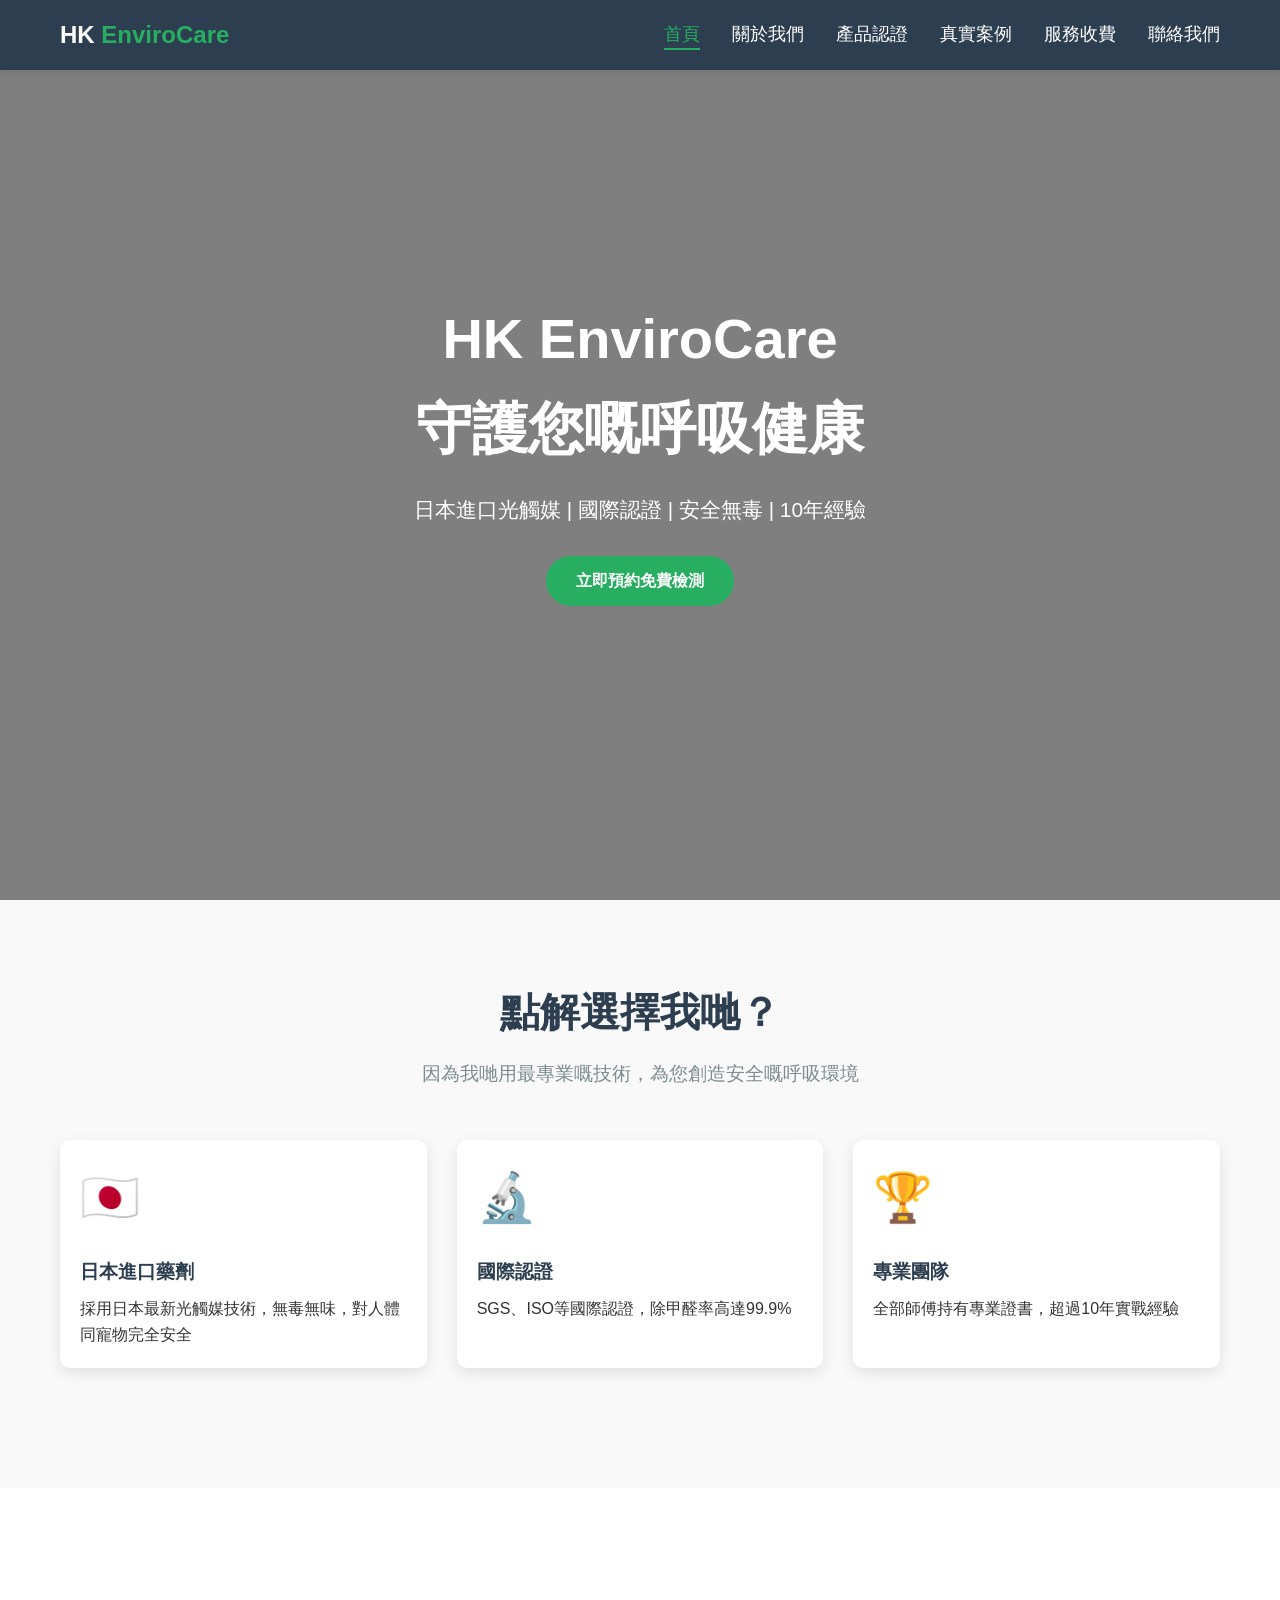
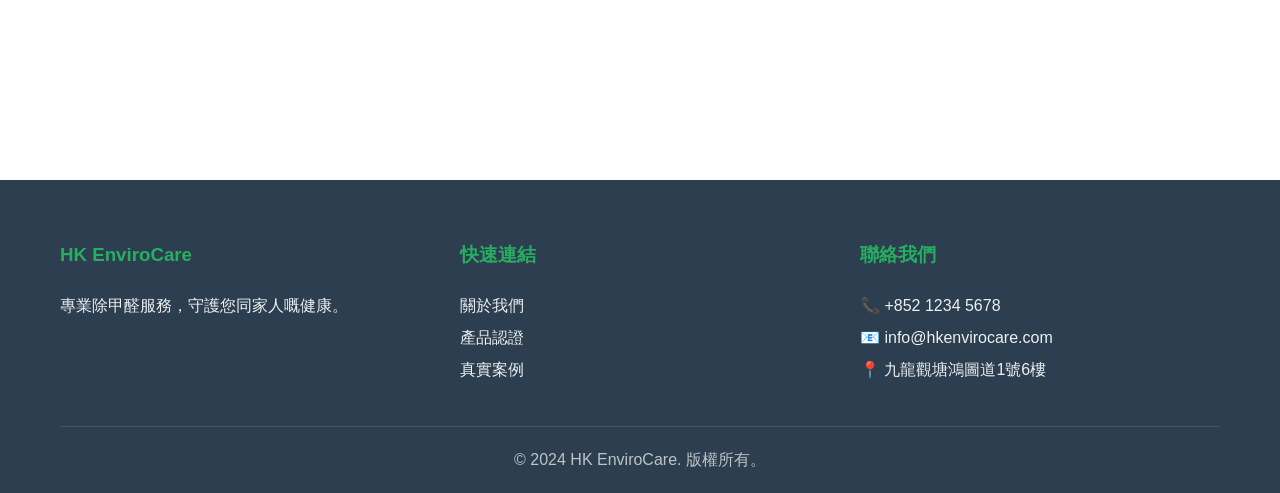
<file: index.html>
<!DOCTYPE html>
<html lang="zh-TW">
<head>
    <meta charset="UTF-8">
    <meta name="viewport" content="width=device-width, initial-scale=1.0">
    <title>HK EnviroCare - 專業除甲醛服務</title>
    <link rel="stylesheet" href="css/style.css">
    <style>
        .hero {
            background: linear-gradient(rgba(0,0,0,0.5), rgba(0,0,0,0.5)), url('https://images.unsplash.com/photo-1584622650111-993a426fbf0a?auto=format&fit=crop&w=1920');
            background-size: cover;
            background-position: center;
            height: 100vh;
            display: flex;
            align-items: center;
            justify-content: center;
            text-align: center;
            color: white;
        }
        
        .hero-content h1 {
            font-size: 3.5rem;
            margin-bottom: 20px;
            animation: fadeInUp 1s ease;
        }
        
        .hero-content p {
            font-size: 1.3rem;
            margin-bottom: 30px;
            animation: fadeInUp 1s ease 0.2s both;
        }
        
        @keyframes fadeInUp {
            from {
                opacity: 0;
                transform: translateY(30px);
            }
            to {
                opacity: 1;
                transform: translateY(0);
            }
        }
        
        .features {
            padding: 80px 0;
            background-color: #f9f9f9;
        }
        
        .feature-box {
            text-align: center;
            padding: 30px;
        }
        
        .feature-icon {
            font-size: 3rem;
            margin-bottom: 20px;
        }
        
        .stats {
            background: linear-gradient(rgba(39,174,96,0.9), rgba(39,174,96,0.9)), url('https://images.unsplash.com/photo-1581091226033-d5c48150dbaa?auto=format&fit=crop&w=1920');
            background-size: cover;
            background-attachment: fixed;
            color: white;
            padding: 60px 0;
            text-align: center;
        }
        
        .stats-grid {
            display: grid;
            grid-template-columns: repeat(auto-fit, minmax(200px, 1fr));
            gap: 30px;
        }
        
        .stat-item h3 {
            font-size: 3rem;
            margin-bottom: 10px;
        }
    </style>
</head>
<body>
    <!-- 導航列 -->
    <nav class="navbar">
        <div class="container">
            <div class="logo">HK <span>EnviroCare</span></div>
            <div class="nav-links">
                <a href="index.html" class="active">首頁</a>
                <a href="about.html">關於我們</a>
                <a href="certifications.html">產品認證</a>
                <a href="cases.html">真實案例</a>
                <a href="pricing.html">服務收費</a>
                <a href="contact.html">聯絡我們</a>
            </div>
        </div>
    </nav>

    <!-- 主橫幅 -->
    <section class="hero">
        <div class="hero-content">
            <h1>HK EnviroCare<br>守護您嘅呼吸健康</h1>
            <p>日本進口光觸媒 | 國際認證 | 安全無毒 | 10年經驗</p>
            <a href="contact.html" class="btn">立即預約免費檢測</a>
        </div>
    </section>

    <!-- 服務特色 -->
    <section class="features">
        <div class="container">
            <div class="section-title">
                <h2>點解選擇我哋？</h2>
                <p>因為我哋用最專業嘅技術，為您創造安全嘅呼吸環境</p>
            </div>
            <div class="card-grid">
                <div class="card">
                    <div class="card-content">
                        <div class="feature-icon">🇯🇵</div>
                        <h3>日本進口藥劑</h3>
                        <p>採用日本最新光觸媒技術，無毒無味，對人體同寵物完全安全</p>
                    </div>
                </div>
                <div class="card">
                    <div class="card-content">
                        <div class="feature-icon">🔬</div>
                        <h3>國際認證</h3>
                        <p>SGS、ISO等國際認證，除甲醛率高達99.9%</p>
                    </div>
                </div>
                <div class="card">
                    <div class="card-content">
                        <div class="feature-icon">🏆</div>
                        <h3>專業團隊</h3>
                        <p>全部師傅持有專業證書，超過10年實戰經驗</p>
                    </div>
                </div>
            </div>
        </div>
    </section>

    <!-- 統計數字 -->
    <section class="stats">
        <div class="container">
            <div class="stats-grid">
                <div class="stat-item">
                    <h3>1000+</h3>
                    <p>完成項目</p>
                </div>
                <div class="stat-item">
                    <h3>500+</h3>
                    <p>住宅客戶</p>
                </div>
                <div class="stat-item">
                    <h3>200+</h3>
                    <p>商業客戶</p>
                </div>
                <div class="stat-item">
                    <h3>99.9%</h3>
                    <p>客戶滿意度</p>
                </div>
            </div>
        </div>
    </section>

    <!-- 底部 -->
    <footer class="footer">
        <div class="container">
            <div class="footer-content">
                <div class="footer-section">
                    <h3>HK EnviroCare</h3>
                    <p>專業除甲醛服務，守護您同家人嘅健康。</p>
                </div>
                <div class="footer-section">
                    <h3>快速連結</h3>
                    <p><a href="about.html">關於我們</a></p>
                    <p><a href="certifications.html">產品認證</a></p>
                    <p><a href="cases.html">真實案例</a></p>
                </div>
                <div class="footer-section">
                    <h3>聯絡我們</h3>
                    <p>📞 +852 1234 5678</p>
                    <p>📧 info@hkenvirocare.com</p>
                    <p>📍 九龍觀塘鴻圖道1號6樓</p>
                </div>
            </div>
            <div class="copyright">
                <p>© 2024 HK EnviroCare. 版權所有。</p>
            </div>
        </div>
    </footer>
</body>
</html>
</file>
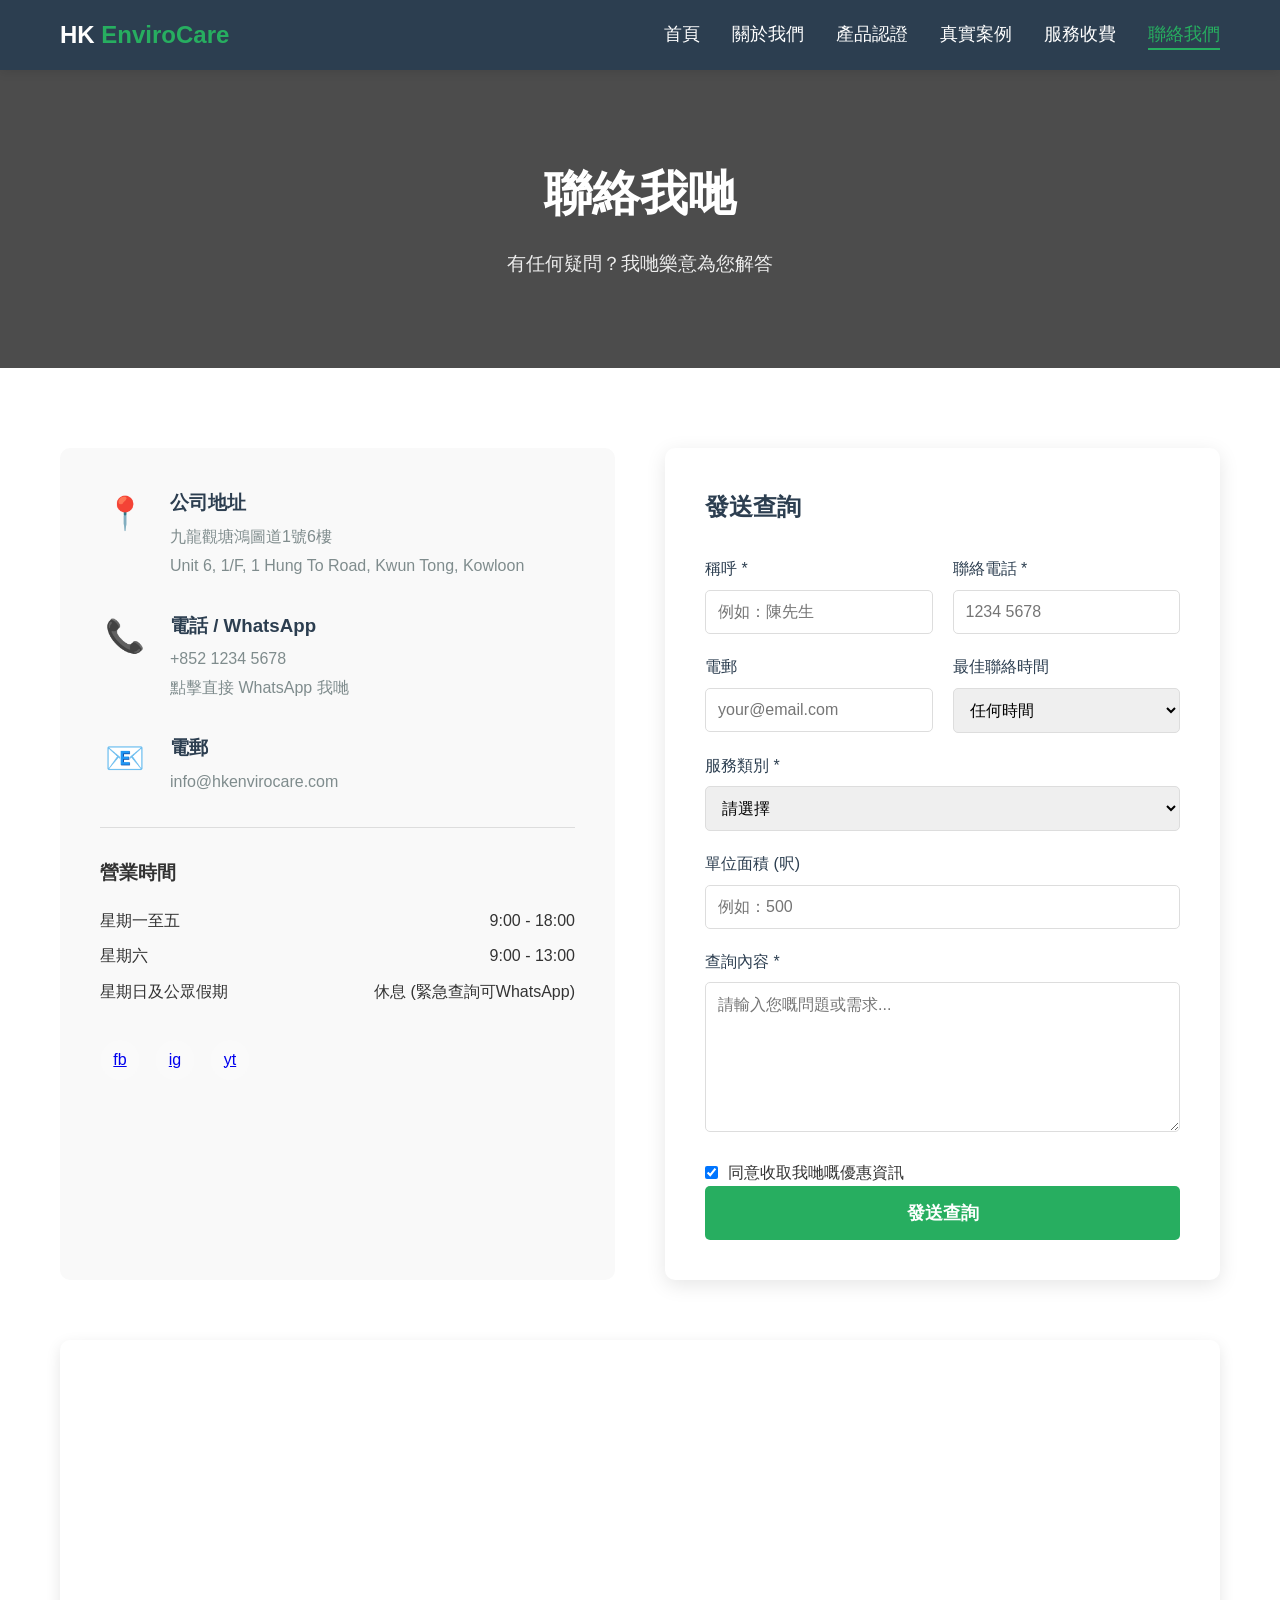
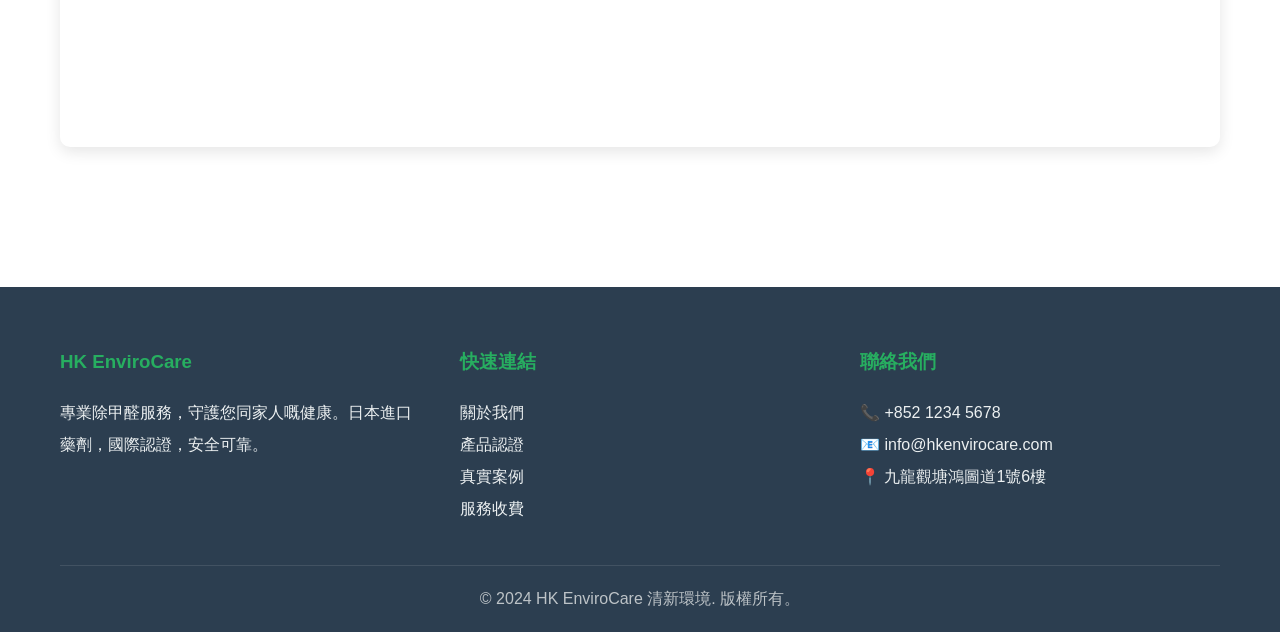
<file: contact.html>
<!DOCTYPE html>
<html lang="zh-TW">
<head>
    <meta charset="UTF-8">
    <meta name="viewport" content="width=device-width, initial-scale=1.0">
    <title>聯絡我們 - HK EnviroCare</title>
    <link rel="stylesheet" href="css/style.css">
    <style>
        .contact-section {
            padding: 80px 0;
        }
        
        .contact-grid {
            display: grid;
            grid-template-columns: 1fr 1fr;
            gap: 50px;
        }
        
        .contact-info-box {
            background: #f9f9f9;
            padding: 40px;
            border-radius: 10px;
        }
        
        .info-item-large {
            display: flex;
            align-items: flex-start;
            margin-bottom: 30px;
        }
        
        .info-icon-large {
            font-size: 2rem;
            margin-right: 20px;
            min-width: 50px;
            text-align: center;
        }
        
        .info-content h3 {
            color: #2c3e50;
            margin-bottom: 5px;
        }
        
        .info-content p, .info-content a {
            color: #7f8c8d;
            text-decoration: none;
            line-height: 1.8;
        }
        
        .info-content a:hover {
            color: #27ae60;
        }
        
        .business-hours {
            margin-top: 30px;
            padding-top: 30px;
            border-top: 1px solid #ddd;
        }
        
        .hours-item {
            display: flex;
            justify-content: space-between;
            padding: 5px 0;
        }
        
        .map {
            margin-top: 60px;
            border-radius: 10px;
            overflow: hidden;
            box-shadow: 0 5px 15px rgba(0,0,0,0.1);
        }
        
        .map iframe {
            width: 100%;
            height: 400px;
            border: 0;
        }
        
        .contact-form-box {
            background: white;
            padding: 40px;
            border-radius: 10px;
            box-shadow: 0 5px 20px rgba(0,0,0,0.1);
        }
        
        .form-title {
            color: #2c3e50;
            margin-bottom: 30px;
        }
        
        .form-group {
            margin-bottom: 20px;
        }
        
        .form-group label {
            display: block;
            margin-bottom: 8px;
            color: #2c3e50;
            font-weight: 500;
        }
        
        .form-group input,
        .form-group textarea,
        .form-group select {
            width: 100%;
            padding: 12px;
            border: 1px solid #ddd;
            border-radius: 5px;
            font-size: 1rem;
            transition: border-color 0.3s;
        }
        
        .form-group input:focus,
        .form-group textarea:focus,
        .form-group select:focus {
            outline: none;
            border-color: #27ae60;
        }
        
        .form-group textarea {
            height: 150px;
            resize: vertical;
        }
        
        .form-row {
            display: grid;
            grid-template-columns: 1fr 1fr;
            gap: 20px;
        }
        
        .checkbox-group {
            display: flex;
            align-items: center;
        }
        
        .checkbox-group input {
            width: auto;
            margin-right: 10px;
        }
        
        .submit-btn {
            background-color: #27ae60;
            color: white;
            padding: 15px 30px;
            border: none;
            border-radius: 5px;
            font-size: 1.1rem;
            font-weight: bold;
            cursor: pointer;
            width: 100%;
            transition: background-color 0.3s;
        }
        
        .submit-btn:hover {
            background-color: #2ecc71;
        }
        
        @media (max-width: 768px) {
            .contact-grid {
                grid-template-columns: 1fr;
            }
            
            .form-row {
                grid-template-columns: 1fr;
            }
        }
    </style>
</head>
<body>
    <!-- 導航列 -->
    <nav class="navbar">
        <div class="container">
            <div class="logo">HK <span>EnviroCare</span></div>
            <div class="nav-links">
                <a href="index.html">首頁</a>
                <a href="about.html">關於我們</a>
                <a href="certifications.html">產品認證</a>
                <a href="cases.html">真實案例</a>
                <a href="pricing.html">服務收費</a>
                <a href="contact.html" class="active">聯絡我們</a>
            </div>
        </div>
    </nav>

    <!-- 頁面標題 -->
    <section class="page-header">
        <div class="container">
            <h1>聯絡我哋</h1>
            <p>有任何疑問？我哋樂意為您解答</p>
        </div>
    </section>

    <!-- 聯絡資料同表單 -->
    <section class="contact-section">
        <div class="container">
            <div class="contact-grid">
                <!-- 左邊：聯絡資料 -->
                <div class="contact-info-box">
                    <div class="info-item-large">
                        <div class="info-icon-large">📍</div>
                        <div class="info-content">
                            <h3>公司地址</h3>
                            <p>九龍觀塘鴻圖道1號6樓<br>Unit 6, 1/F, 1 Hung To Road, Kwun Tong, Kowloon</p>
                        </div>
                    </div>
                    
                    <div class="info-item-large">
                        <div class="info-icon-large">📞</div>
                        <div class="info-content">
                            <h3>電話 / WhatsApp</h3>
                            <p><a href="tel:+85212345678">+852 1234 5678</a></p>
                            <p><a href="https://wa.me/85212345678" target="_blank">點擊直接 WhatsApp 我哋</a></p>
                        </div>
                    </div>
                    
                    <div class="info-item-large">
                        <div class="info-icon-large">📧</div>
                        <div class="info-content">
                            <h3>電郵</h3>
                            <p><a href="mailto:info@hkenvirocare.com">info@hkenvirocare.com</a></p>
                        </div>
                    </div>
                    
                    <div class="business-hours">
                        <h3 style="margin-bottom: 15px;">營業時間</h3>
                        <div class="hours-item">
                            <span>星期一至五</span>
                            <span>9:00 - 18:00</span>
                        </div>
                        <div class="hours-item">
                            <span>星期六</span>
                            <span>9:00 - 13:00</span>
                        </div>
                        <div class="hours-item">
                            <span>星期日及公眾假期</span>
                            <span>休息 (緊急查詢可WhatsApp)</span>
                        </div>
                    </div>
                    
                    <div class="social-links" style="margin-top: 30px;">
                        <a href="#" target="_blank">fb</a>
                        <a href="#" target="_blank">ig</a>
                        <a href="#" target="_blank">yt</a>
                    </div>
                </div>
                
                <!-- 右邊：聯絡表單 -->
                <div class="contact-form-box">
                    <h2 class="form-title">發送查詢</h2>
                    <form id="contactForm" onsubmit="event.preventDefault(); alert('多謝您嘅查詢！我哋會喺24小時內聯絡您。'); this.reset();">
                        <div class="form-row">
                            <div class="form-group">
                                <label>稱呼 *</label>
                                <input type="text" placeholder="例如：陳先生" required>
                            </div>
                            <div class="form-group">
                                <label>聯絡電話 *</label>
                                <input type="tel" placeholder="1234 5678" required>
                            </div>
                        </div>
                        
                        <div class="form-row">
                            <div class="form-group">
                                <label>電郵</label>
                                <input type="email" placeholder="your@email.com">
                            </div>
                            <div class="form-group">
                                <label>最佳聯絡時間</label>
                                <select>
                                    <option>任何時間</option>
                                    <option>上午 (9-12)</option>
                                    <option>下午 (12-6)</option>
                                    <option>晚上 (6-9)</option>
                                </select>
                            </div>
                        </div>
                        
                        <div class="form-group">
                            <label>服務類別 *</label>
                            <select required>
                                <option value="">請選擇</option>
                                <option value="住宅">住宅除甲醛</option>
                                <option value="辦公室">辦公室除甲醛</option>
                                <option value="商鋪">商鋪除甲醛</option>
                                <option value="新車">新車除甲醛</option>
                                <option value="檢測">純甲醛檢測</option>
                                <option value="其他">其他查詢</option>
                            </select>
                        </div>
                        
                        <div class="form-group">
                            <label>單位面積 (呎)</label>
                            <input type="number" placeholder="例如：500">
                        </div>
                        
                        <div class="form-group">
                            <label>查詢內容 *</label>
                            <textarea placeholder="請輸入您嘅問題或需求..." required></textarea>
                        </div>
                        
                        <div class="checkbox-group">
                            <input type="checkbox" id="agree" checked>
                            <label for="agree">同意收取我哋嘅優惠資訊</label>
                        </div>
                        
                        <button type="submit" class="submit-btn">發送查詢</button>
                    </form>
                </div>
            </div>
            
            <!-- 地圖 -->
            <div class="map">
                <iframe src="https://www.google.com/maps/embed?pb=!1m18!1m12!1m3!1d3691.0!2d114.225!3d22.312!2m3!1f0!2f0!3f0!3m2!1i1024!2i768!4f13.1!3m3!1m2!1s0x0%3A0x0!2zMjLCsDE4JzQzLjIiTiAxMTTCsDEzJzMwLjAiRQ!5e0!3m2!1szh-TW!2shk!4v1234567890" allowfullscreen="" loading="lazy"></iframe>
            </div>
        </div>
    </section>

    <!-- 底部 -->
    <footer class="footer">
        <div class="container">
            <div class="footer-content">
                <div class="footer-section">
                    <h3>HK EnviroCare</h3>
                    <p>專業除甲醛服務，守護您同家人嘅健康。日本進口藥劑，國際認證，安全可靠。</p>
                </div>
                <div class="footer-section">
                    <h3>快速連結</h3>
                    <p><a href="about.html">關於我們</a></p>
                    <p><a href="certifications.html">產品認證</a></p>
                    <p><a href="cases.html">真實案例</a></p>
                    <p><a href="pricing.html">服務收費</a></p>
                </div>
                <div class="footer-section">
                    <h3>聯絡我們</h3>
                    <p>📞 +852 1234 5678</p>
                    <p>📧 info@hkenvirocare.com</p>
                    <p>📍 九龍觀塘鴻圖道1號6樓</p>
                </div>
            </div>
            <div class="copyright">
                <p>© 2024 HK EnviroCare 清新環境. 版權所有。</p>
            </div>
        </div>
    </footer>
</body>
</html>
</file>
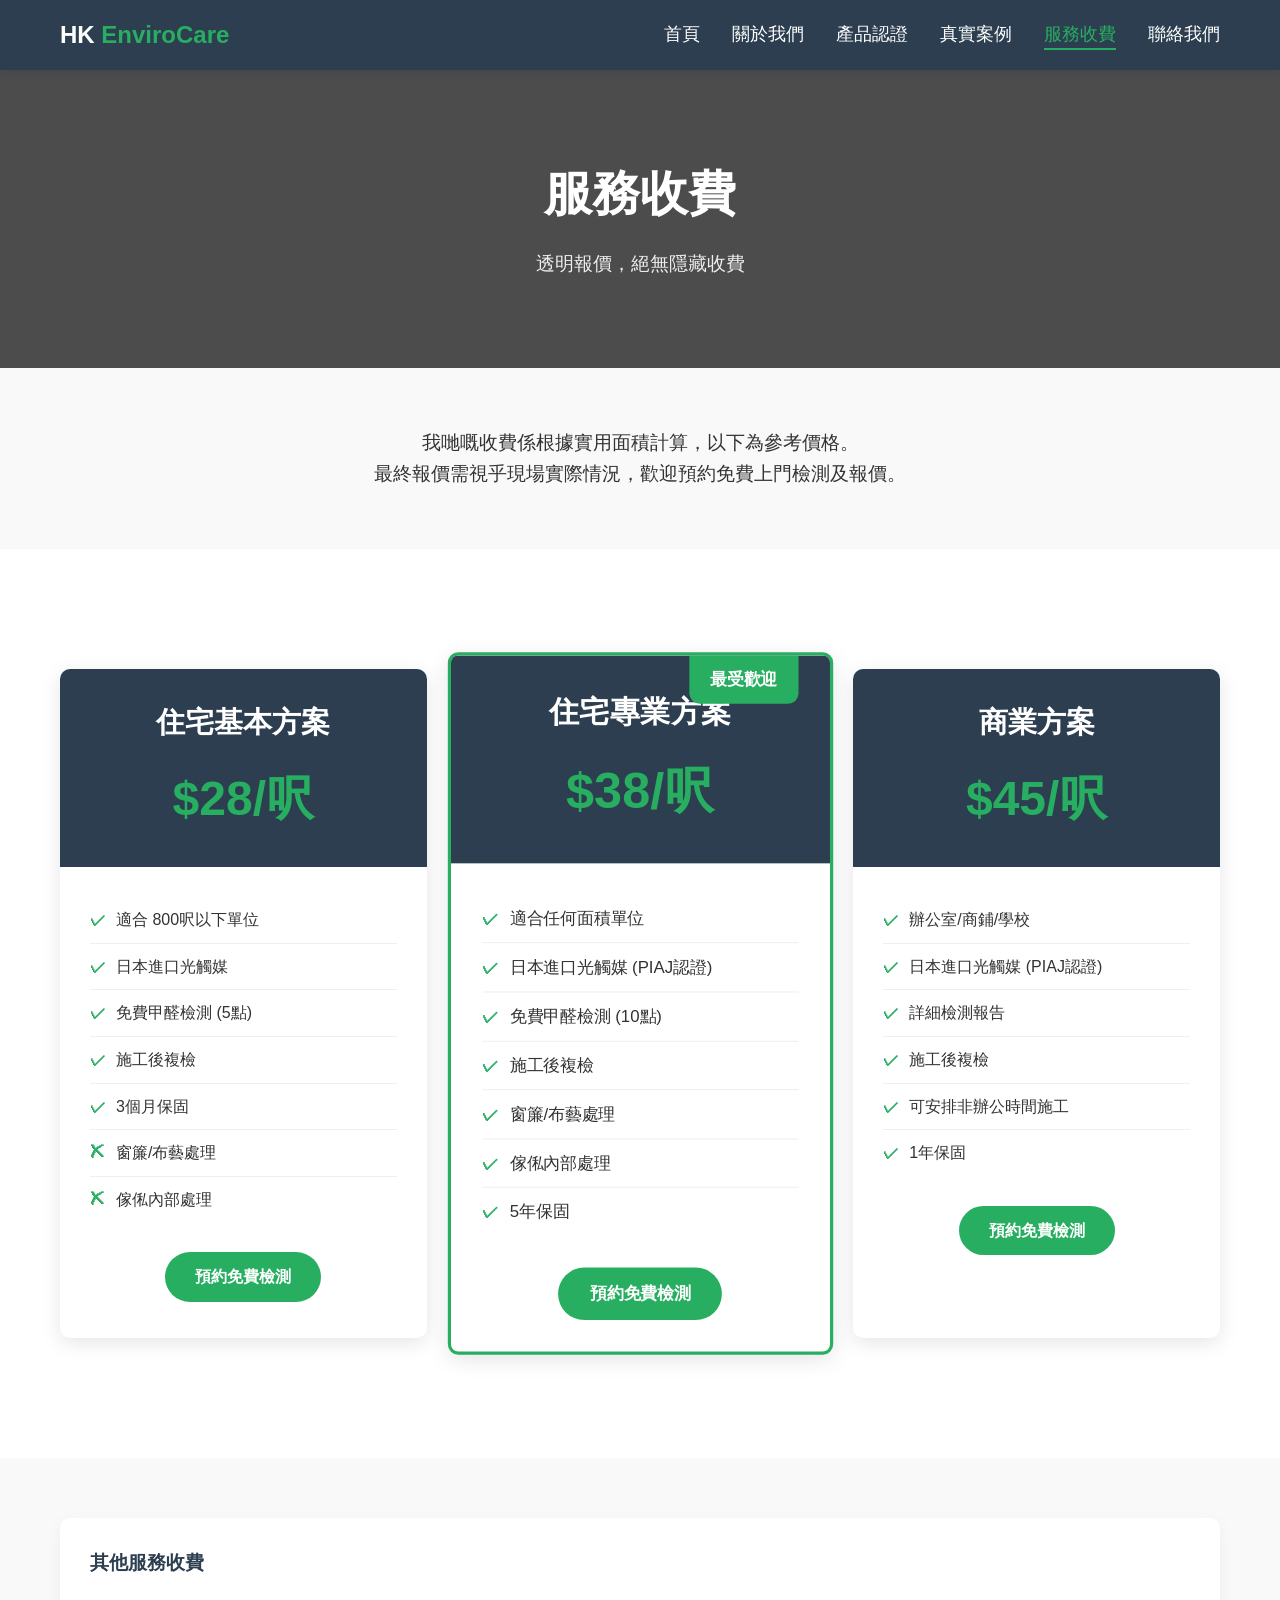
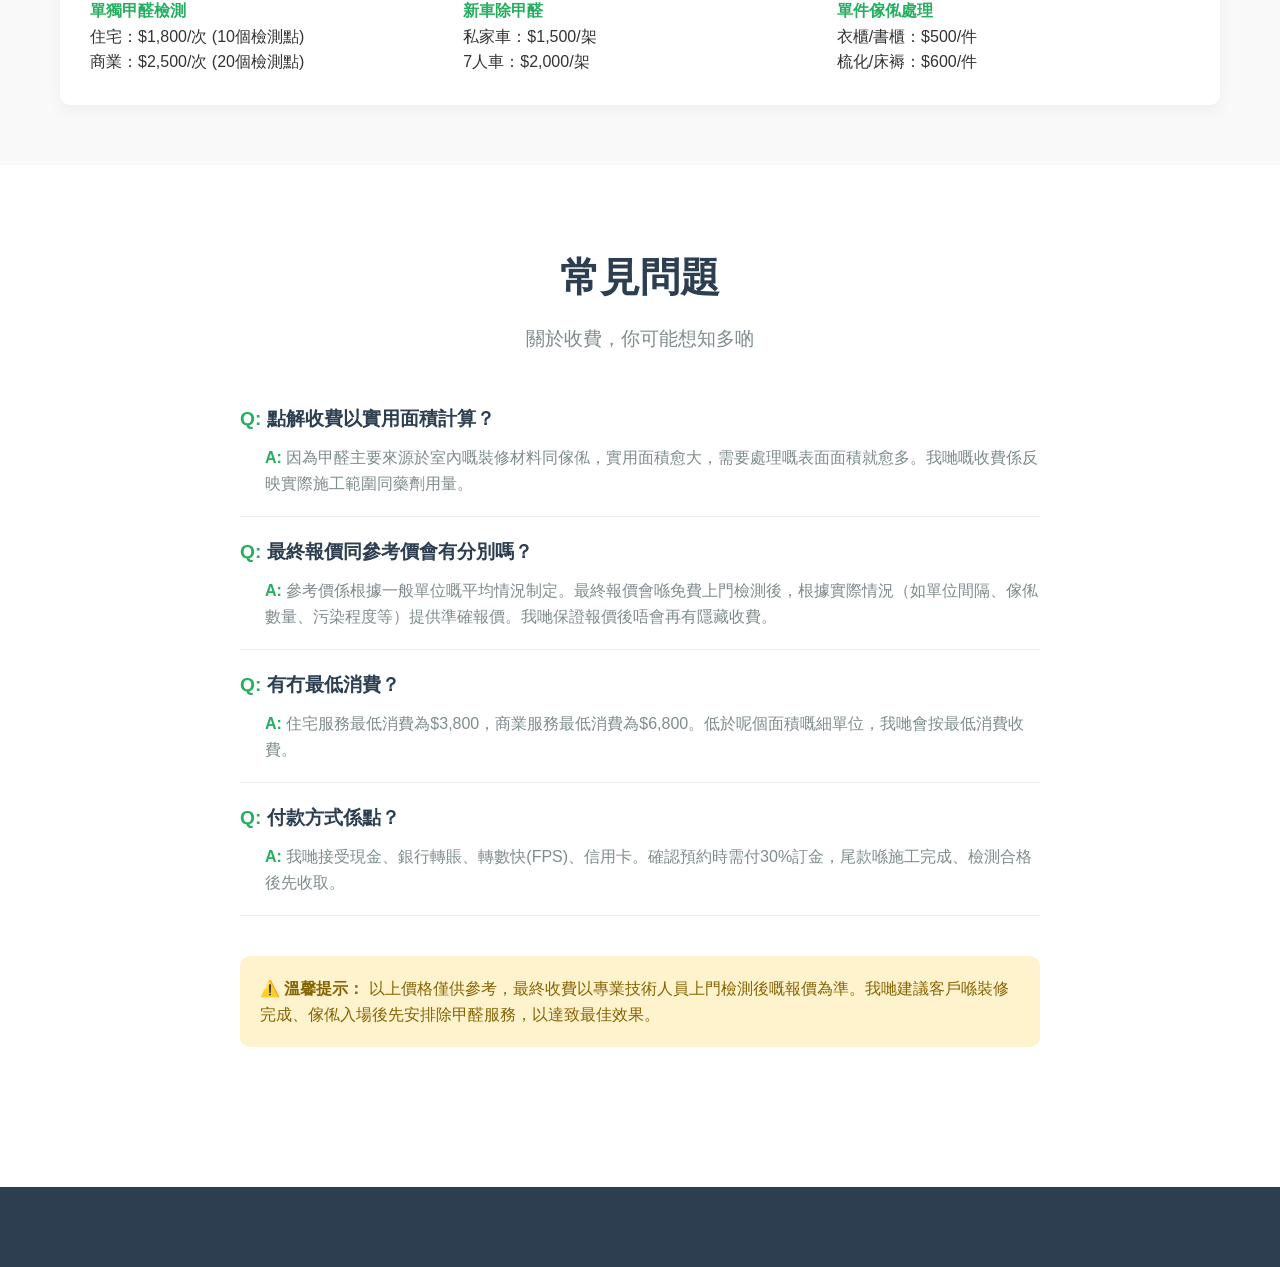
<file: pricing.html>
<!DOCTYPE html>
<html lang="zh-TW">
<head>
    <meta charset="UTF-8">
    <meta name="viewport" content="width=device-width, initial-scale=1.0">
    <title>服務收費 - HK EnviroCare</title>
    <link rel="stylesheet" href="css/style.css">
    <style>
        .pricing-intro {
            padding: 60px 0;
            text-align: center;
            background: #f9f9f9;
        }
        
        .pricing-table {
            padding: 80px 0;
        }
        
        .pricing-card {
            background: white;
            border-radius: 10px;
            overflow: hidden;
            box-shadow: 0 5px 20px rgba(0,0,0,0.1);
            transition: transform 0.3s;
            position: relative;
        }
        
        .pricing-card:hover {
            transform: translateY(-10px);
        }
        
        .pricing-card.popular {
            border: 3px solid #27ae60;
            transform: scale(1.05);
        }
        
        .pricing-card.popular:hover {
            transform: scale(1.05) translateY(-10px);
        }
        
        .popular-badge {
            position: absolute;
            top: 0;
            right: 30px;
            background: #27ae60;
            color: white;
            padding: 10px 20px;
            border-radius: 0 0 10px 10px;
            font-weight: bold;
        }
        
        .pricing-header {
            background: #2c3e50;
            color: white;
            padding: 30px;
            text-align: center;
        }
        
        .pricing-header h3 {
            font-size: 1.8rem;
            margin-bottom: 15px;
        }
        
        .price {
            font-size: 3rem;
            font-weight: bold;
            color: #27ae60;
        }
        
        .price small {
            font-size: 1rem;
            color: #ecf0f1;
        }
        
        .pricing-features {
            padding: 30px;
        }
        
        .feature-item {
            padding: 10px 0;
            border-bottom: 1px solid #ecf0f1;
            display: flex;
            align-items: center;
        }
        
        .feature-item:last-child {
            border-bottom: none;
        }
        
        .feature-icon {
            color: #27ae60;
            margin-right: 10px;
            font-weight: bold;
        }
        
        .pricing-footer {
            padding: 0 30px 30px;
            text-align: center;
        }
        
        .pricing-note {
            background: #f9f9f9;
            padding: 60px 0;
        }
        
        .note-box {
            background: white;
            padding: 30px;
            border-radius: 10px;
            box-shadow: 0 5px 15px rgba(0,0,0,0.05);
        }
        
        .faq {
            padding: 80px 0;
        }
        
        .faq-item {
            margin-bottom: 20px;
            border-bottom: 1px solid #ecf0f1;
            padding-bottom: 20px;
        }
        
        .faq-question {
            font-weight: bold;
            color: #2c3e50;
            font-size: 1.2rem;
            margin-bottom: 10px;
            cursor: pointer;
        }
        
        .faq-question::before {
            content: "Q: ";
            color: #27ae60;
        }
        
        .faq-answer {
            color: #7f8c8d;
            padding-left: 25px;
        }
        
        .faq-answer::before {
            content: "A: ";
            color: #27ae60;
            font-weight: bold;
        }
        
        .disclaimer {
            background: #fff3cd;
            color: #856404;
            padding: 20px;
            border-radius: 10px;
            margin-top: 40px;
        }
    </style>
</head>
<body>
    <!-- 導航列 (同上) -->
    <nav class="navbar">
        <div class="container">
            <div class="logo">HK <span>EnviroCare</span></div>
            <div class="nav-links">
                <a href="index.html">首頁</a>
                <a href="about.html">關於我們</a>
                <a href="certifications.html">產品認證</a>
                <a href="cases.html">真實案例</a>
                <a href="pricing.html" class="active">服務收費</a>
                <a href="contact.html">聯絡我們</a>
            </div>
        </div>
    </nav>

    <!-- 頁面標題 -->
    <section class="page-header">
        <div class="container">
            <h1>服務收費</h1>
            <p>透明報價，絕無隱藏收費</p>
        </div>
    </section>

    <!-- 收費介紹 -->
    <section class="pricing-intro">
        <div class="container">
            <p style="font-size: 1.2rem; max-width: 800px; margin: 0 auto;">
                我哋嘅收費係根據實用面積計算，以下為參考價格。<br>
                最終報價需視乎現場實際情況，歡迎預約免費上門檢測及報價。
            </p>
        </div>
    </section>

    <!-- 收費表 -->
    <section class="pricing-table">
        <div class="container">
            <div class="card-grid">
                <!-- 基本計劃 -->
                <div class="pricing-card">
                    <div class="pricing-header">
                        <h3>住宅基本方案</h3>
                        <div class="price">$28<span small>/呎</span></div>
                    </div>
                    <div class="pricing-features">
                        <div class="feature-item">
                            <span class="feature-icon">✓</span> 適合 800呎以下單位
                        </div>
                        <div class="feature-item">
                            <span class="feature-icon">✓</span> 日本進口光觸媒
                        </div>
                        <div class="feature-item">
                            <span class="feature-icon">✓</span> 免費甲醛檢測 (5點)
                        </div>
                        <div class="feature-item">
                            <span class="feature-icon">✓</span> 施工後複檢
                        </div>
                        <div class="feature-item">
                            <span class="feature-icon">✓</span> 3個月保固
                        </div>
                        <div class="feature-item">
                            <span class="feature-icon">✗</span> 窗簾/布藝處理
                        </div>
                        <div class="feature-item">
                            <span class="feature-icon">✗</span> 傢俬內部處理
                        </div>
                    </div>
                    <div class="pricing-footer">
                        <a href="contact.html" class="btn">預約免費檢測</a>
                    </div>
                </div>
                
                <!-- 專業計劃 (最受歡迎) -->
                <div class="pricing-card popular">
                    <div class="popular-badge">最受歡迎</div>
                    <div class="pricing-header">
                        <h3>住宅專業方案</h3>
                        <div class="price">$38<span small>/呎</span></div>
                    </div>
                    <div class="pricing-features">
                        <div class="feature-item">
                            <span class="feature-icon">✓</span> 適合任何面積單位
                        </div>
                        <div class="feature-item">
                            <span class="feature-icon">✓</span> 日本進口光觸媒 (PIAJ認證)
                        </div>
                        <div class="feature-item">
                            <span class="feature-icon">✓</span> 免費甲醛檢測 (10點)
                        </div>
                        <div class="feature-item">
                            <span class="feature-icon">✓</span> 施工後複檢
                        </div>
                        <div class="feature-item">
                            <span class="feature-icon">✓</span> 窗簾/布藝處理
                        </div>
                        <div class="feature-item">
                            <span class="feature-icon">✓</span> 傢俬內部處理
                        </div>
                        <div class="feature-item">
                            <span class="feature-icon">✓</span> 5年保固
                        </div>
                    </div>
                    <div class="pricing-footer">
                        <a href="contact.html" class="btn">預約免費檢測</a>
                    </div>
                </div>
                
                <!-- 商用計劃 -->
                <div class="pricing-card">
                    <div class="pricing-header">
                        <h3>商業方案</h3>
                        <div class="price">$45<span small>/呎</span></div>
                    </div>
                    <div class="pricing-features">
                        <div class="feature-item">
                            <span class="feature-icon">✓</span> 辦公室/商鋪/學校
                        </div>
                        <div class="feature-item">
                            <span class="feature-icon">✓</span> 日本進口光觸媒 (PIAJ認證)
                        </div>
                        <div class="feature-item">
                            <span class="feature-icon">✓</span> 詳細檢測報告
                        </div>
                        <div class="feature-item">
                            <span class="feature-icon">✓</span> 施工後複檢
                        </div>
                        <div class="feature-item">
                            <span class="feature-icon">✓</span> 可安排非辦公時間施工
                        </div>
                        <div class="feature-item">
                            <span class="feature-icon">✓</span> 1年保固
                        </div>
                    </div>
                    <div class="pricing-footer">
                        <a href="contact.html" class="btn">預約免費檢測</a>
                    </div>
                </div>
            </div>
        </div>
    </section>

    <!-- 其他服務 -->
    <section class="pricing-note">
        <div class="container">
            <div class="note-box">
                <h3 style="color: #2c3e50; margin-bottom: 20px;">其他服務收費</h3>
                <div style="display: grid; grid-template-columns: repeat(auto-fit, minmax(250px, 1fr)); gap: 20px;">
                    <div>
                        <h4 style="color: #27ae60;">單獨甲醛檢測</h4>
                        <p>住宅：$1,800/次 (10個檢測點)</p>
                        <p>商業：$2,500/次 (20個檢測點)</p>
                    </div>
                    <div>
                        <h4 style="color: #27ae60;">新車除甲醛</h4>
                        <p>私家車：$1,500/架</p>
                        <p>7人車：$2,000/架</p>
                    </div>
                    <div>
                        <h4 style="color: #27ae60;">單件傢俬處理</h4>
                        <p>衣櫃/書櫃：$500/件</p>
                        <p>梳化/床褥：$600/件</p>
                    </div>
                </div>
            </div>
        </div>
    </section>

    <!-- 常見問題 -->
    <section class="faq">
        <div class="container">
            <div class="section-title">
                <h2>常見問題</h2>
                <p>關於收費，你可能想知多啲</p>
            </div>
            
            <div style="max-width: 800px; margin: 0 auto;">
                <div class="faq-item">
                    <div class="faq-question">點解收費以實用面積計算？</div>
                    <div class="faq-answer">因為甲醛主要來源於室內嘅裝修材料同傢俬，實用面積愈大，需要處理嘅表面面積就愈多。我哋嘅收費係反映實際施工範圍同藥劑用量。</div>
                </div>
                
                <div class="faq-item">
                    <div class="faq-question">最終報價同參考價會有分別嗎？</div>
                    <div class="faq-answer">參考價係根據一般單位嘅平均情況制定。最終報價會喺免費上門檢測後，根據實際情況（如單位間隔、傢俬數量、污染程度等）提供準確報價。我哋保證報價後唔會再有隱藏收費。</div>
                </div>
                
                <div class="faq-item">
                    <div class="faq-question">有冇最低消費？</div>
                    <div class="faq-answer">住宅服務最低消費為$3,800，商業服務最低消費為$6,800。低於呢個面積嘅細單位，我哋會按最低消費收費。</div>
                </div>
                
                <div class="faq-item">
                    <div class="faq-question">付款方式係點？</div>
                    <div class="faq-answer">我哋接受現金、銀行轉賬、轉數快(FPS)、信用卡。確認預約時需付30%訂金，尾款喺施工完成、檢測合格後先收取。</div>
                </div>
                
                <div class="disclaimer">
                    <strong>⚠️ 溫馨提示：</strong> 以上價格僅供參考，最終收費以專業技術人員上門檢測後嘅報價為準。我哋建議客戶喺裝修完成、傢俬入場後先安排除甲醛服務，以達致最佳效果。
                </div>
            </div>
        </div>
    </section>

    <!-- 底部 (同上) -->
    <footer class="footer">
        <!-- 同之前一樣 -->
    </footer>
</body>
</html>
</file>
<file: css/style.css>
/* ===== 全域設定 ===== */
* {
    margin: 0;
    padding: 0;
    box-sizing: border-box;
    font-family: 'Segoe UI', '微軟正黑體', 'PingFang TC', sans-serif;
}

body {
    color: #333;
    line-height: 1.6;
}

.container {
    max-width: 1200px;
    margin: 0 auto;
    padding: 0 20px;
}

/* ===== 導航列 ===== */
.navbar {
    background-color: #2c3e50;
    padding: 1rem 0;
    position: fixed;
    width: 100%;
    top: 0;
    z-index: 1000;
    box-shadow: 0 2px 10px rgba(0,0,0,0.1);
}

.navbar .container {
    display: flex;
    justify-content: space-between;
    align-items: center;
}

.logo {
    color: white;
    font-size: 1.5rem;
    font-weight: bold;
}

.logo span {
    color: #27ae60;
}

.nav-links {
    display: flex;
    gap: 2rem;
}

.nav-links a {
    color: white;
    text-decoration: none;
    font-size: 1.1rem;
    transition: color 0.3s;
    font-weight: 500;
}

.nav-links a:hover {
    color: #27ae60;
}

.nav-links a.active {
    color: #27ae60;
    border-bottom: 2px solid #27ae60;
}

/* ===== 頁面橫幅 ===== */
.page-header {
    background: linear-gradient(rgba(0,0,0,0.7), rgba(0,0,0,0.7)), url('https://images.unsplash.com/photo-1581091226033-d5c48150dbaa?auto=format&fit=crop&w=1920');
    background-size: cover;
    background-position: center;
    height: 300px;
    display: flex;
    align-items: center;
    justify-content: center;
    text-align: center;
    color: white;
    margin-top: 68px;
}

.page-header h1 {
    font-size: 3rem;
    margin-bottom: 1rem;
}

.page-header p {
    font-size: 1.2rem;
    opacity: 0.9;
}

/* ===== 按鈕樣式 ===== */
.btn {
    display: inline-block;
    padding: 12px 30px;
    background-color: #27ae60;
    color: white;
    text-decoration: none;
    border-radius: 50px;
    font-weight: bold;
    transition: transform 0.3s, background-color 0.3s;
    border: none;
    cursor: pointer;
}

.btn:hover {
    background-color: #2ecc71;
    transform: scale(1.05);
}

.btn-outline {
    background-color: transparent;
    border: 2px solid #27ae60;
    color: #27ae60;
}

.btn-outline:hover {
    background-color: #27ae60;
    color: white;
}

/* ===== 卡片樣式 ===== */
.card-grid {
    display: grid;
    grid-template-columns: repeat(auto-fit, minmax(300px, 1fr));
    gap: 30px;
    margin: 40px 0;
}

.card {
    background: white;
    border-radius: 10px;
    overflow: hidden;
    box-shadow: 0 5px 15px rgba(0,0,0,0.1);
    transition: transform 0.3s;
}

.card:hover {
    transform: translateY(-10px);
}

.card-image {
    height: 200px;
    overflow: hidden;
}

.card-image img {
    width: 100%;
    height: 100%;
    object-fit: cover;
    transition: transform 0.3s;
}

.card:hover .card-image img {
    transform: scale(1.1);
}

.card-content {
    padding: 20px;
}

.card-content h3 {
    color: #2c3e50;
    margin-bottom: 10px;
}

/* ===== 章節標題 ===== */
.section-title {
    text-align: center;
    margin-bottom: 50px;
}

.section-title h2 {
    font-size: 2.5rem;
    color: #2c3e50;
    margin-bottom: 15px;
}

.section-title p {
    color: #7f8c8d;
    font-size: 1.2rem;
    max-width: 700px;
    margin: 0 auto;
}

/* ===== 底部 ===== */
.footer {
    background-color: #2c3e50;
    color: white;
    padding: 60px 0 20px;
    margin-top: 60px;
}

.footer-content {
    display: grid;
    grid-template-columns: repeat(auto-fit, minmax(250px, 1fr));
    gap: 40px;
    margin-bottom: 40px;
}

.footer-section h3 {
    margin-bottom: 20px;
    color: #27ae60;
}

.footer-section p, .footer-section a {
    color: #ecf0f1;
    text-decoration: none;
    line-height: 2;
}

.footer-section a:hover {
    color: #27ae60;
}

.social-links {
    display: flex;
    gap: 15px;
    margin-top: 20px;
}

.social-links a {
    display: inline-block;
    width: 40px;
    height: 40px;
    background-color: rgba(255,255,255,0.1);
    border-radius: 50%;
    text-align: center;
    line-height: 40px;
    transition: background-color 0.3s;
}

.social-links a:hover {
    background-color: #27ae60;
}

.copyright {
    text-align: center;
    padding-top: 20px;
    border-top: 1px solid rgba(255,255,255,0.1);
    color: #bdc3c7;
}

/* ===== 響應式設計 ===== */
@media (max-width: 768px) {
    .navbar .container {
        flex-direction: column;
        gap: 10px;
    }
    
    .nav-links {
        flex-wrap: wrap;
        justify-content: center;
        gap: 15px;
    }
    
    .page-header h1 {
        font-size: 2rem;
    }
    
    .section-title h2 {
        font-size: 2rem;
    }
}
</file>
